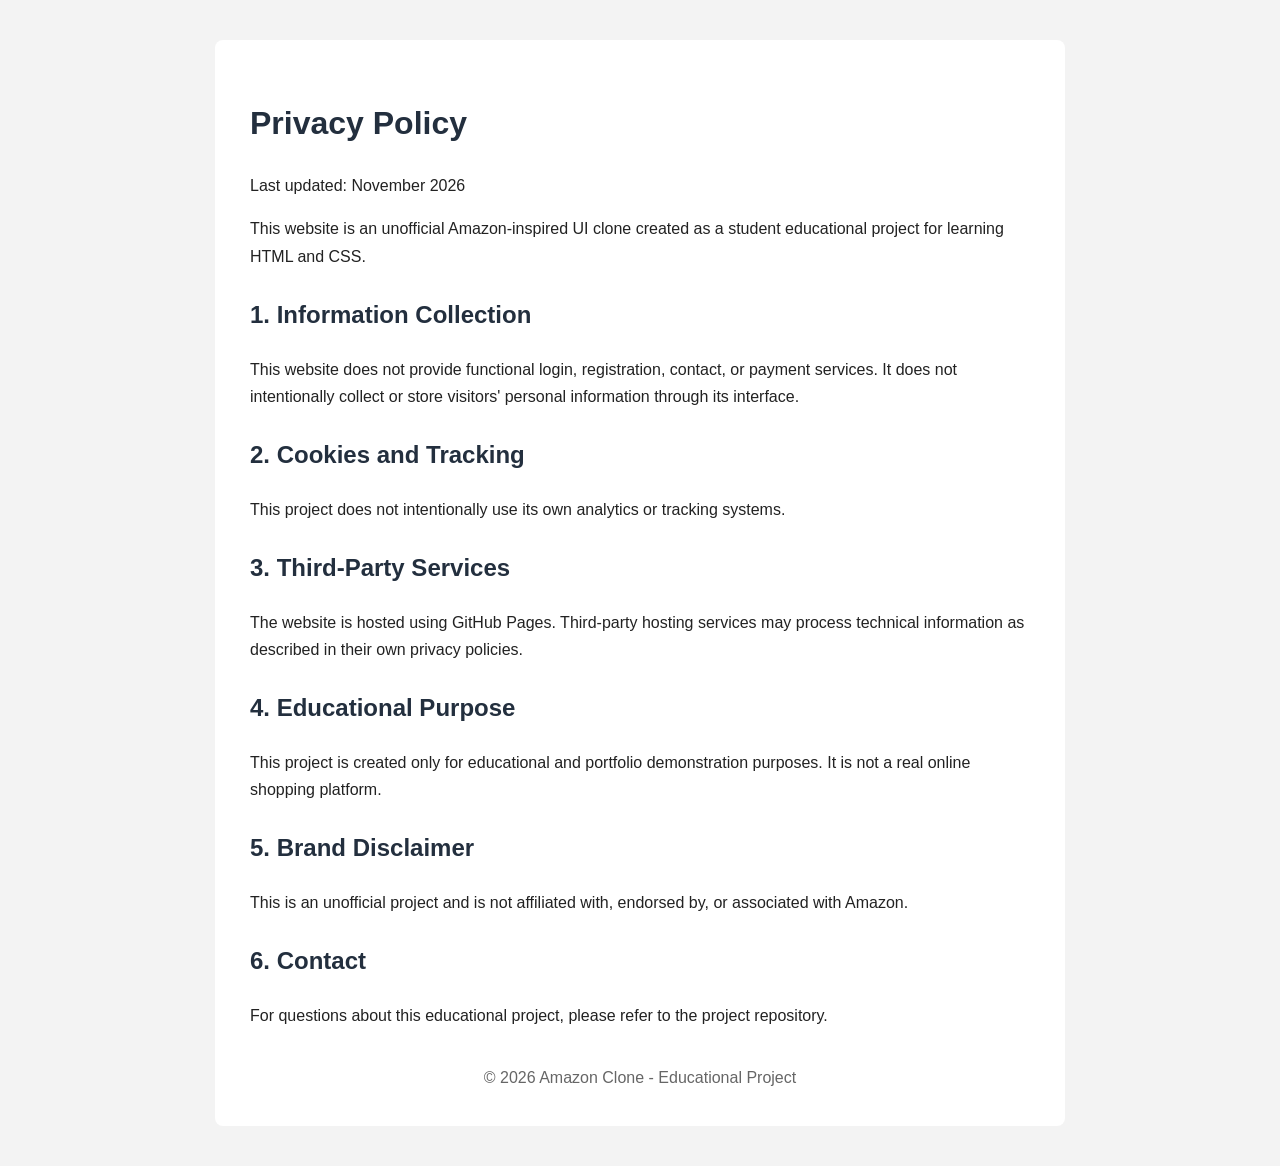
<file: privacy.html>
<!DOCTYPE html>
<html lang="en">
<head>
    <meta charset="UTF-8">
    <meta name="viewport" content="width=device-width, initial-scale=1.0">
    <title>Privacy Policy | Amazon Clone</title>

    <style>
        * {
            box-sizing: border-box;
        }

        body {
            font-family: Arial, sans-serif;
            background: #f3f3f3;
            margin: 0;
            padding: 40px 20px;
            color: #222;
        }

        .container {
            max-width: 850px;
            margin: auto;
            background: white;
            padding: 35px;
            border-radius: 8px;
            line-height: 1.7;
        }

        h1 {
            color: #232f3e;
        }

        h2 {
            margin-top: 25px;
            color: #232f3e;
        }

        a {
            color: #007185;
        }

        footer {
            margin-top: 35px;
            text-align: center;
            color: #666;
        }
    </style>
</head>

<body>

    <div class="container">

        <h1>Privacy Policy</h1>

        <p>Last updated: November 2026</p>

        <p>
            This website is an unofficial Amazon-inspired UI clone
            created as a student educational project for learning
            HTML and CSS.
        </p>

        <h2>1. Information Collection</h2>

        <p>
            This website does not provide functional login,
            registration, contact, or payment services.
            It does not intentionally collect or store visitors'
            personal information through its interface.
        </p>

        <h2>2. Cookies and Tracking</h2>

        <p>
            This project does not intentionally use its own
            analytics or tracking systems.
        </p>

        <h2>3. Third-Party Services</h2>

        <p>
            The website is hosted using GitHub Pages.
            Third-party hosting services may process technical
            information as described in their own privacy policies.
        </p>

        <h2>4. Educational Purpose</h2>

        <p>
            This project is created only for educational and
            portfolio demonstration purposes. It is not a real
            online shopping platform.
        </p>

        <h2>5. Brand Disclaimer</h2>

        <p>
            This is an unofficial project and is not affiliated
            with, endorsed by, or associated with Amazon.
        </p>

        <h2>6. Contact</h2>

        <p>
            For questions about this educational project,
            please refer to the project repository.
        </p>

        <footer>
            &copy; 2026 Amazon Clone - Educational Project
        </footer>

    </div>

</body>
</html>
</file>
